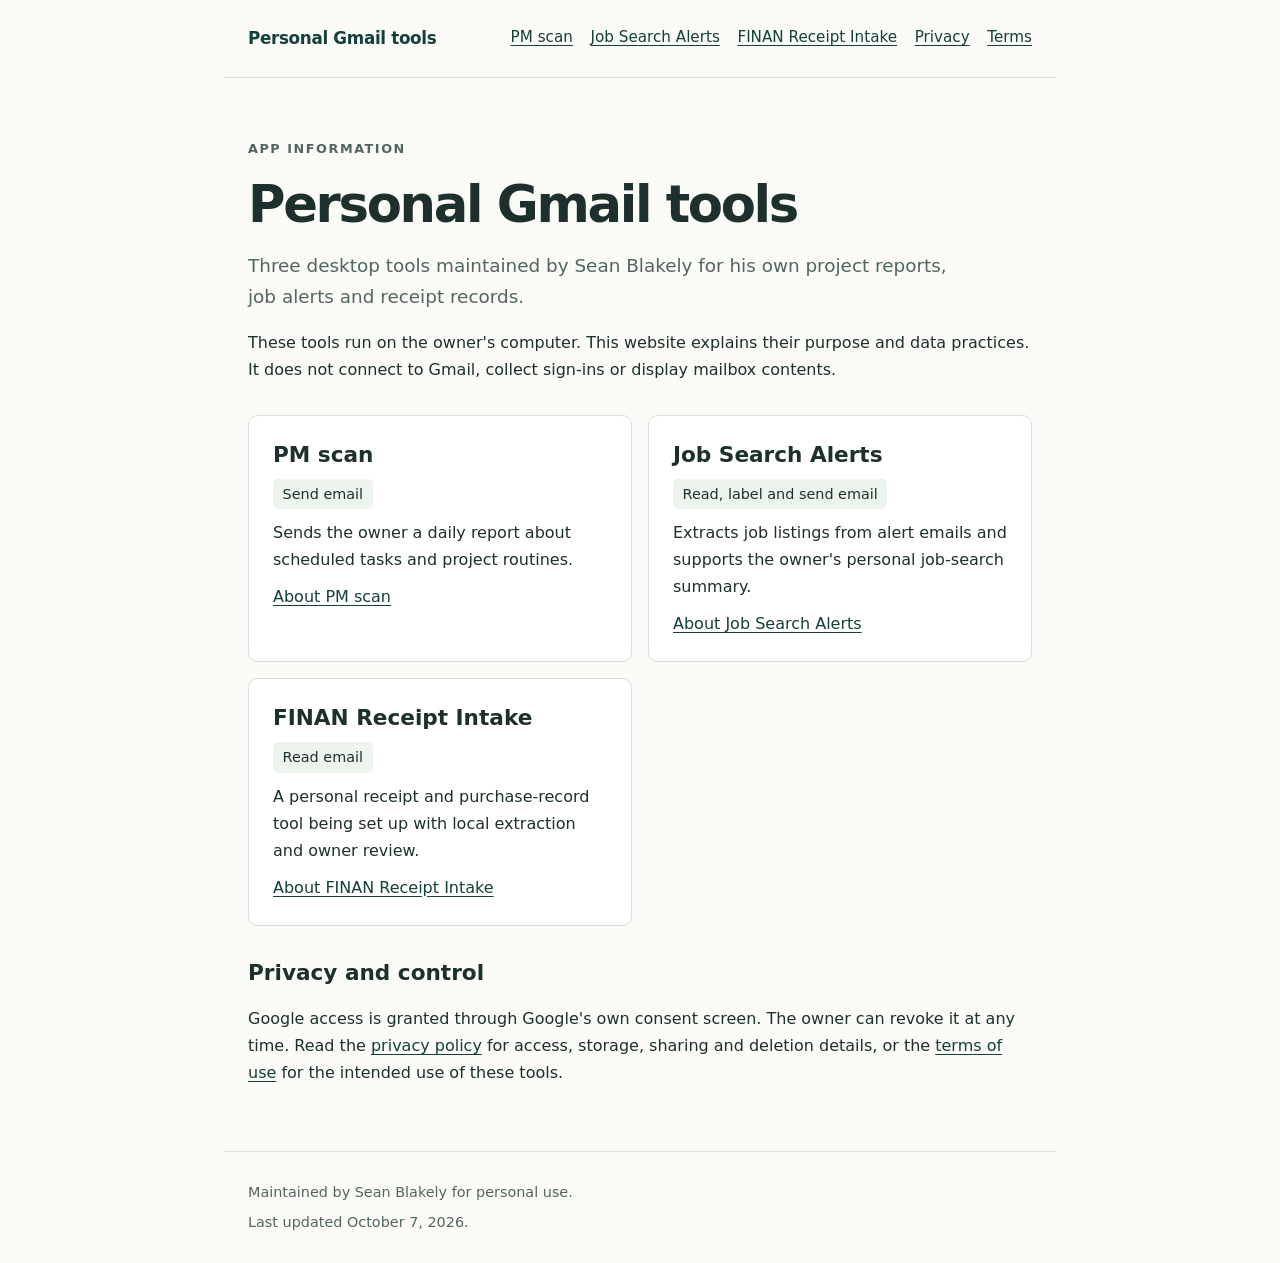
<file: index.html>
<!doctype html>
<html lang="en"><head><meta charset="utf-8"><meta name="viewport" content="width=device-width,initial-scale=1"><meta name="robots" content="noindex"><meta name="description" content="Information and privacy practices for Sean Blakely's personal Gmail tools."><title>Overview | Personal Gmail tools</title><link rel="icon" type="image/svg+xml" href="data:image/svg+xml,%3Csvg%20xmlns%3D%22http%3A//www.w3.org/2000/svg%22%20viewBox%3D%220%200%2032%2032%22%3E%3Crect%20width%3D%2232%22%20height%3D%2232%22%20rx%3D%228%22%20fill%3D%22%23153f3a%22/%3E%3Cpath%20d%3D%22M8%2011h16v12H8zM8%2011l8%207%208-7%22%20fill%3D%22none%22%20stroke%3D%22%23e9f2ed%22%20stroke-width%3D%222%22/%3E%3C/svg%3E"><link rel="stylesheet" href="./style.css"></head>
<body><a class="skip" href="#main">Skip to content</a><header><a class="brand" href="./">Personal Gmail tools</a><nav aria-label="Main navigation"><a href="./pm-scan/">PM scan</a><a href="./job-search-alerts/">Job Search Alerts</a><a href="./finan-receipts/">FINAN Receipt Intake</a><a href="./privacy/">Privacy</a><a href="./terms/">Terms</a></nav></header>
<main id="main"><p class="eyebrow">App information</p><h1>Personal Gmail tools</h1><p class="intro">Three desktop tools maintained by Sean Blakely for his own project reports, job alerts and receipt records.</p><p>These tools run on the owner's computer. This website explains their purpose and data practices. It does not connect to Gmail, collect sign-ins or display mailbox contents.</p>
<div class="apps"><section class="app"><h2>PM scan</h2><span class="scope">Send email</span><p>Sends the owner a daily report about scheduled tasks and project routines.</p><a href="pm-scan/">About PM scan</a></section><section class="app"><h2>Job Search Alerts</h2><span class="scope">Read, label and send email</span><p>Extracts job listings from alert emails and supports the owner's personal job-search summary.</p><a href="job-search-alerts/">About Job Search Alerts</a></section><section class="app"><h2>FINAN Receipt Intake</h2><span class="scope">Read email</span><p>A personal receipt and purchase-record tool being set up with local extraction and owner review.</p><a href="finan-receipts/">About FINAN Receipt Intake</a></section></div>
<h2>Privacy and control</h2><p>Google access is granted through Google's own consent screen. The owner can revoke it at any time. Read the <a href="privacy/">privacy policy</a> for access, storage, sharing and deletion details, or the <a href="terms/">terms of use</a> for the intended use of these tools.</p></main><footer><p>Maintained by Sean Blakely for personal use.</p><p>Last updated October 7, 2026.</p></footer></body></html>
</file>
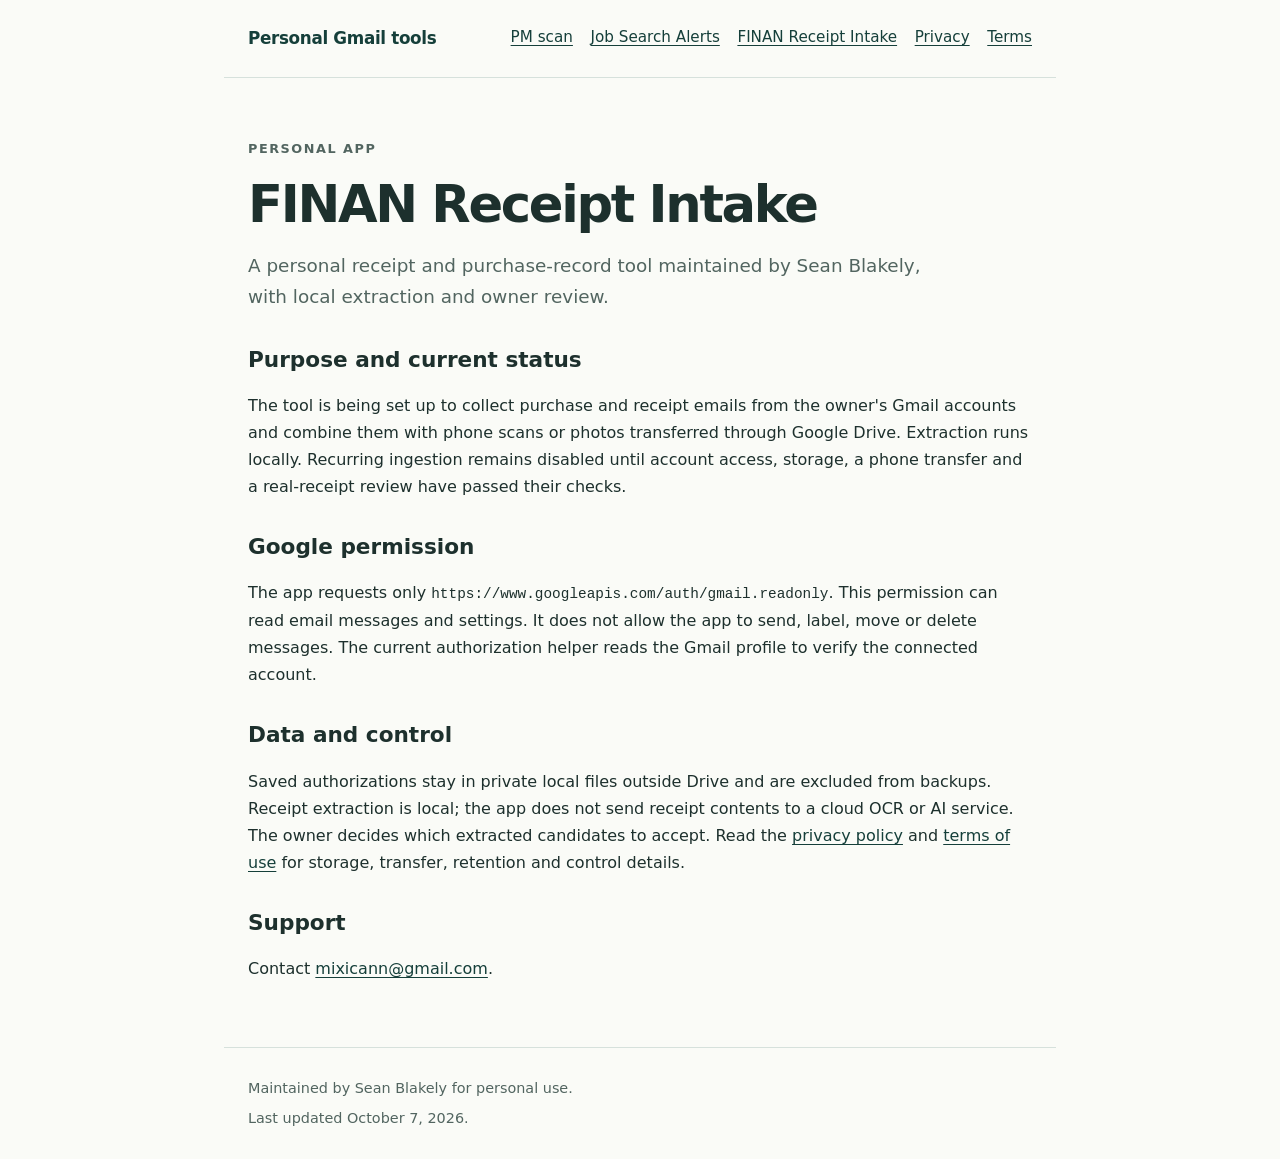
<file: finan-receipts/index.html>
<!doctype html>
<html lang="en"><head><meta charset="utf-8"><meta name="viewport" content="width=device-width,initial-scale=1"><meta name="robots" content="noindex"><meta name="description" content="Information and privacy practices for Sean Blakely's personal Gmail tools."><title>FINAN Receipt Intake | Personal Gmail tools</title><link rel="icon" type="image/svg+xml" href="data:image/svg+xml,%3Csvg%20xmlns%3D%22http%3A//www.w3.org/2000/svg%22%20viewBox%3D%220%200%2032%2032%22%3E%3Crect%20width%3D%2232%22%20height%3D%2232%22%20rx%3D%228%22%20fill%3D%22%23153f3a%22/%3E%3Cpath%20d%3D%22M8%2011h16v12H8zM8%2011l8%207%208-7%22%20fill%3D%22none%22%20stroke%3D%22%23e9f2ed%22%20stroke-width%3D%222%22/%3E%3C/svg%3E"><link rel="stylesheet" href="../style.css"></head>
<body><a class="skip" href="#main">Skip to content</a><header><a class="brand" href="../">Personal Gmail tools</a><nav aria-label="Main navigation"><a href="../pm-scan/">PM scan</a><a href="../job-search-alerts/">Job Search Alerts</a><a href="../finan-receipts/">FINAN Receipt Intake</a><a href="../privacy/">Privacy</a><a href="../terms/">Terms</a></nav></header>
<main id="main"><p class="eyebrow">Personal app</p><h1>FINAN Receipt Intake</h1><p class="intro">A personal receipt and purchase-record tool maintained by Sean Blakely, with local extraction and owner review.</p><h2>Purpose and current status</h2><p>The tool is being set up to collect purchase and receipt emails from the owner's Gmail accounts and combine them with phone scans or photos transferred through Google Drive. Extraction runs locally. Recurring ingestion remains disabled until account access, storage, a phone transfer and a real-receipt review have passed their checks.</p><h2>Google permission</h2><p>The app requests only <code>https://www.googleapis.com/auth/gmail.readonly</code>. This permission can read email messages and settings. It does not allow the app to send, label, move or delete messages. The current authorization helper reads the Gmail profile to verify the connected account.</p><h2>Data and control</h2><p>Saved authorizations stay in private local files outside Drive and are excluded from backups. Receipt extraction is local; the app does not send receipt contents to a cloud OCR or AI service. The owner decides which extracted candidates to accept. Read the <a href="../privacy/">privacy policy</a> and <a href="../terms/">terms of use</a> for storage, transfer, retention and control details.</p><h2>Support</h2><p>Contact <a href="mailto:mixicann@gmail.com">mixicann@gmail.com</a>.</p></main><footer><p>Maintained by Sean Blakely for personal use.</p><p>Last updated October 7, 2026.</p></footer></body></html>
</file>
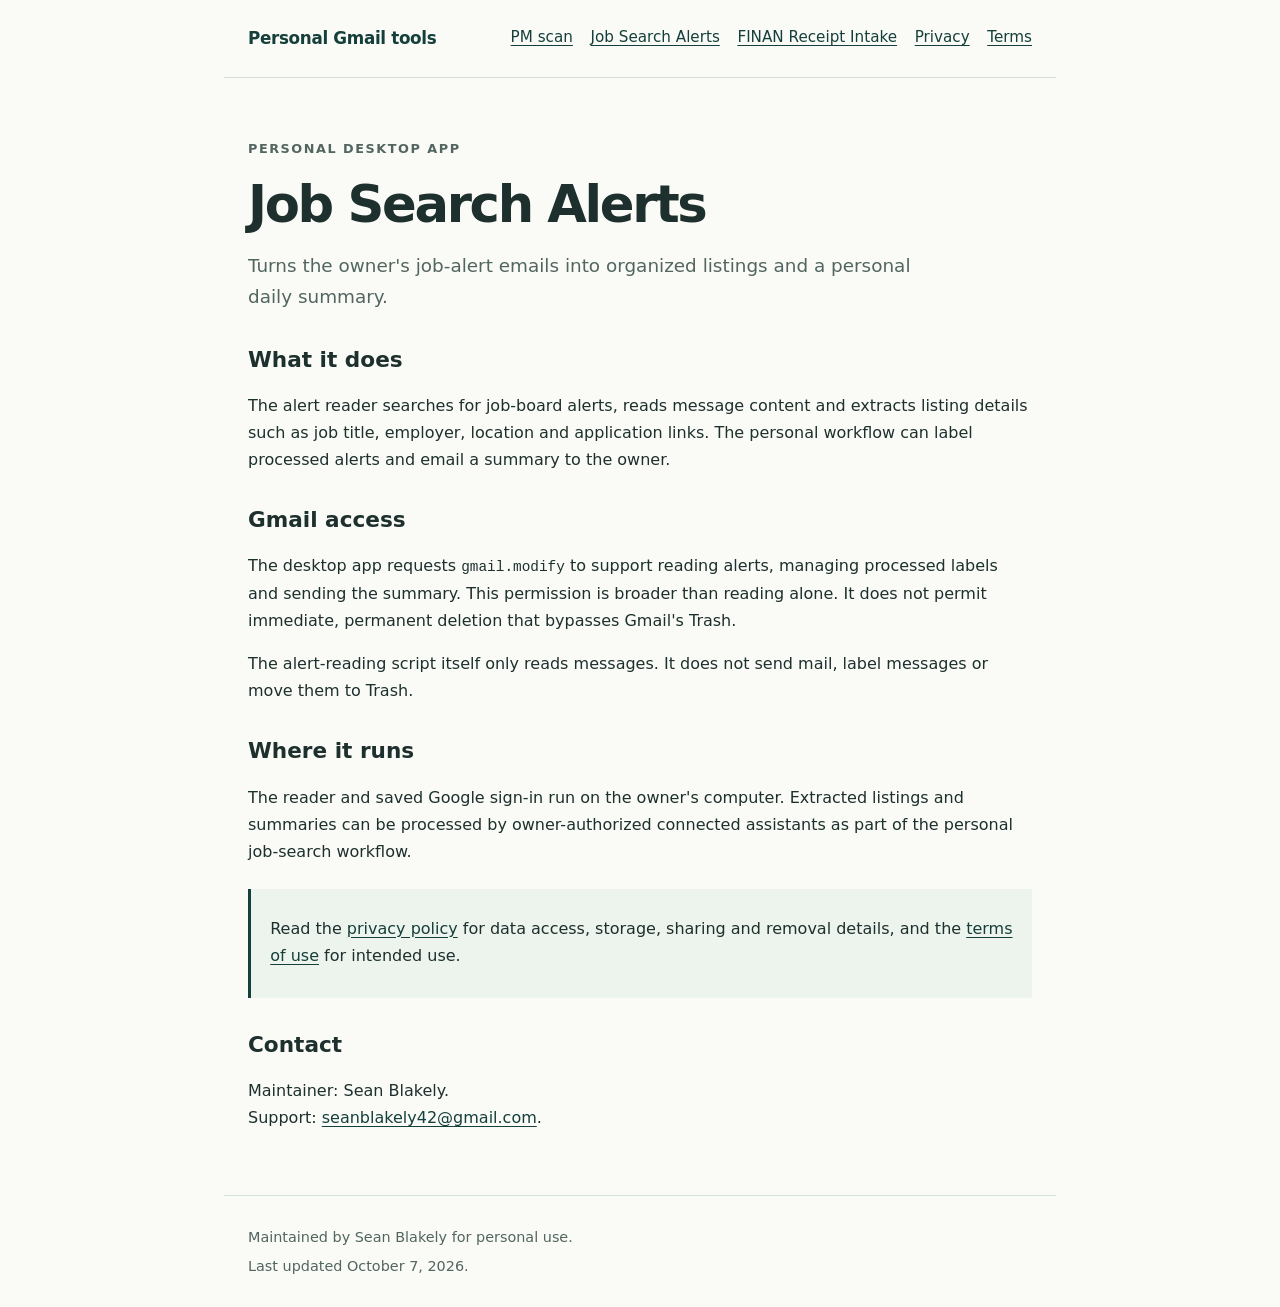
<file: job-search-alerts/index.html>
<!doctype html>
<html lang="en"><head><meta charset="utf-8"><meta name="viewport" content="width=device-width,initial-scale=1"><meta name="robots" content="noindex"><meta name="description" content="Information and privacy practices for Sean Blakely's personal Gmail tools."><title>Job Search Alerts | Personal Gmail tools</title><link rel="icon" type="image/svg+xml" href="data:image/svg+xml,%3Csvg%20xmlns%3D%22http%3A//www.w3.org/2000/svg%22%20viewBox%3D%220%200%2032%2032%22%3E%3Crect%20width%3D%2232%22%20height%3D%2232%22%20rx%3D%228%22%20fill%3D%22%23153f3a%22/%3E%3Cpath%20d%3D%22M8%2011h16v12H8zM8%2011l8%207%208-7%22%20fill%3D%22none%22%20stroke%3D%22%23e9f2ed%22%20stroke-width%3D%222%22/%3E%3C/svg%3E"><link rel="stylesheet" href="../style.css"></head>
<body><a class="skip" href="#main">Skip to content</a><header><a class="brand" href="../">Personal Gmail tools</a><nav aria-label="Main navigation"><a href="../pm-scan/">PM scan</a><a href="../job-search-alerts/">Job Search Alerts</a><a href="../finan-receipts/">FINAN Receipt Intake</a><a href="../privacy/">Privacy</a><a href="../terms/">Terms</a></nav></header>
<main id="main"><p class="eyebrow">Personal desktop app</p><h1>Job Search Alerts</h1><p class="intro">Turns the owner's job-alert emails into organized listings and a personal daily summary.</p><h2>What it does</h2><p>The alert reader searches for job-board alerts, reads message content and extracts listing details such as job title, employer, location and application links. The personal workflow can label processed alerts and email a summary to the owner.</p><h2>Gmail access</h2><p>The desktop app requests <code>gmail.modify</code> to support reading alerts, managing processed labels and sending the summary. This permission is broader than reading alone. It does not permit immediate, permanent deletion that bypasses Gmail's Trash.</p><p>The alert-reading script itself only reads messages. It does not send mail, label messages or move them to Trash.</p><h2>Where it runs</h2><p>The reader and saved Google sign-in run on the owner's computer. Extracted listings and summaries can be processed by owner-authorized connected assistants as part of the personal job-search workflow.</p><div class="note"><p>Read the <a href="../privacy/">privacy policy</a> for data access, storage, sharing and removal details, and the <a href="../terms/">terms of use</a> for intended use.</p></div><h2>Contact</h2><p>Maintainer: Sean Blakely.<br>Support: <a href="mailto:seanblakely42@gmail.com">seanblakely42@gmail.com</a>.</p></main><footer><p>Maintained by Sean Blakely for personal use.</p><p>Last updated October 7, 2026.</p></footer></body></html>
</file>
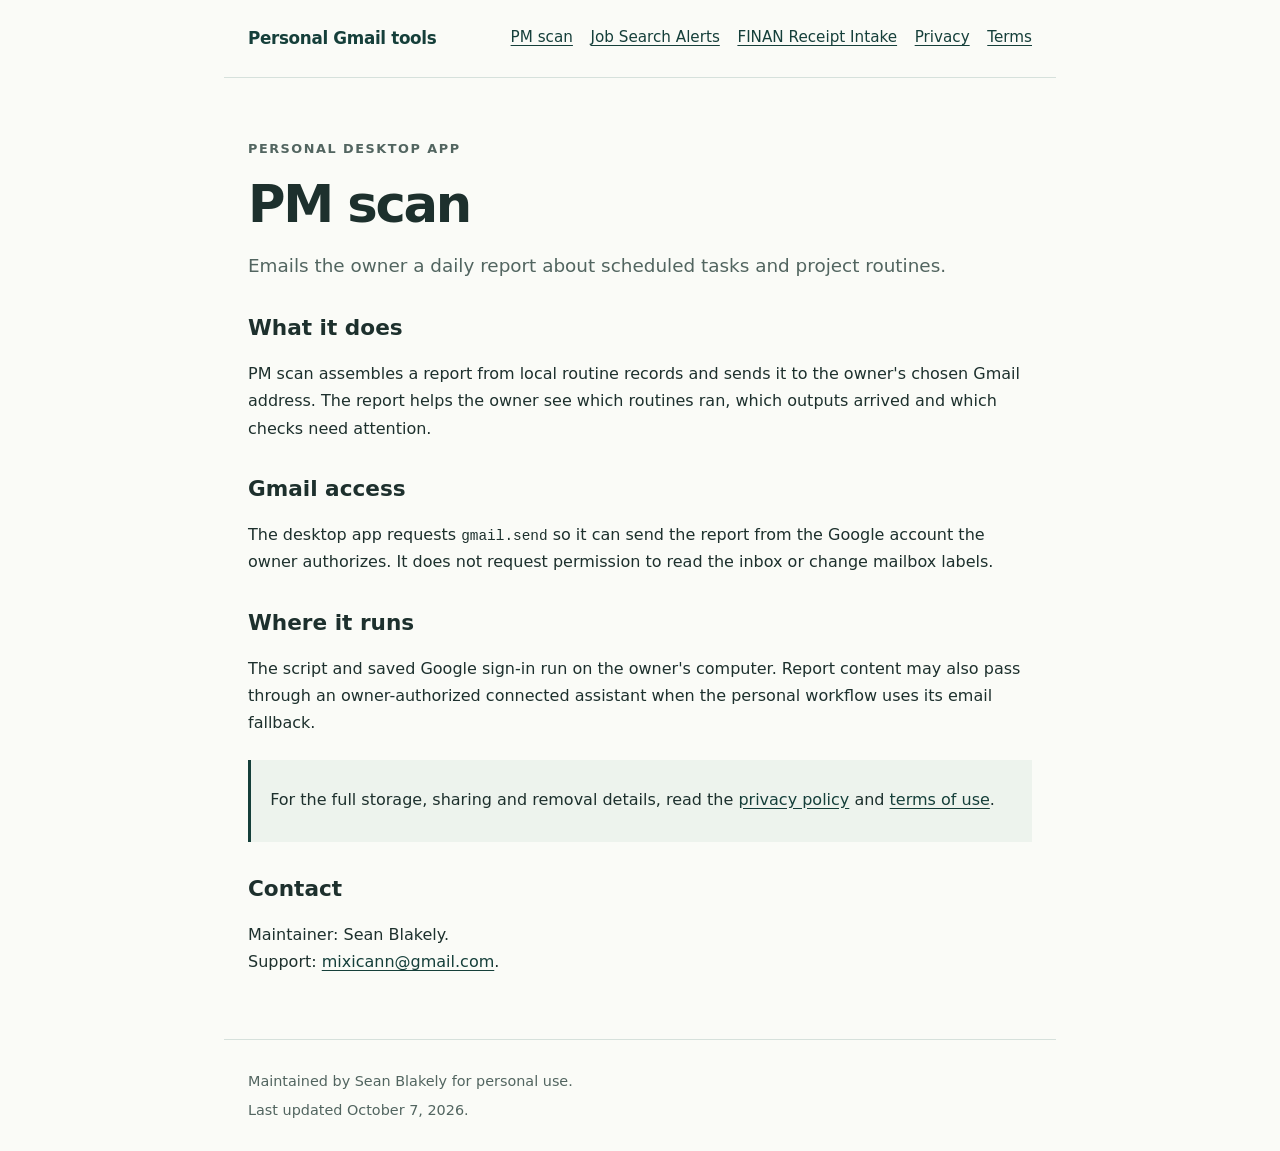
<file: pm-scan/index.html>
<!doctype html>
<html lang="en"><head><meta charset="utf-8"><meta name="viewport" content="width=device-width,initial-scale=1"><meta name="robots" content="noindex"><meta name="description" content="Information and privacy practices for Sean Blakely's personal Gmail tools."><title>PM scan | Personal Gmail tools</title><link rel="icon" type="image/svg+xml" href="data:image/svg+xml,%3Csvg%20xmlns%3D%22http%3A//www.w3.org/2000/svg%22%20viewBox%3D%220%200%2032%2032%22%3E%3Crect%20width%3D%2232%22%20height%3D%2232%22%20rx%3D%228%22%20fill%3D%22%23153f3a%22/%3E%3Cpath%20d%3D%22M8%2011h16v12H8zM8%2011l8%207%208-7%22%20fill%3D%22none%22%20stroke%3D%22%23e9f2ed%22%20stroke-width%3D%222%22/%3E%3C/svg%3E"><link rel="stylesheet" href="../style.css"></head>
<body><a class="skip" href="#main">Skip to content</a><header><a class="brand" href="../">Personal Gmail tools</a><nav aria-label="Main navigation"><a href="../pm-scan/">PM scan</a><a href="../job-search-alerts/">Job Search Alerts</a><a href="../finan-receipts/">FINAN Receipt Intake</a><a href="../privacy/">Privacy</a><a href="../terms/">Terms</a></nav></header>
<main id="main"><p class="eyebrow">Personal desktop app</p><h1>PM scan</h1><p class="intro">Emails the owner a daily report about scheduled tasks and project routines.</p><h2>What it does</h2><p>PM scan assembles a report from local routine records and sends it to the owner's chosen Gmail address. The report helps the owner see which routines ran, which outputs arrived and which checks need attention.</p><h2>Gmail access</h2><p>The desktop app requests <code>gmail.send</code> so it can send the report from the Google account the owner authorizes. It does not request permission to read the inbox or change mailbox labels.</p><h2>Where it runs</h2><p>The script and saved Google sign-in run on the owner's computer. Report content may also pass through an owner-authorized connected assistant when the personal workflow uses its email fallback.</p><div class="note"><p>For the full storage, sharing and removal details, read the <a href="../privacy/">privacy policy</a> and <a href="../terms/">terms of use</a>.</p></div><h2>Contact</h2><p>Maintainer: Sean Blakely.<br>Support: <a href="mailto:mixicann@gmail.com">mixicann@gmail.com</a>.</p></main><footer><p>Maintained by Sean Blakely for personal use.</p><p>Last updated October 7, 2026.</p></footer></body></html>
</file>
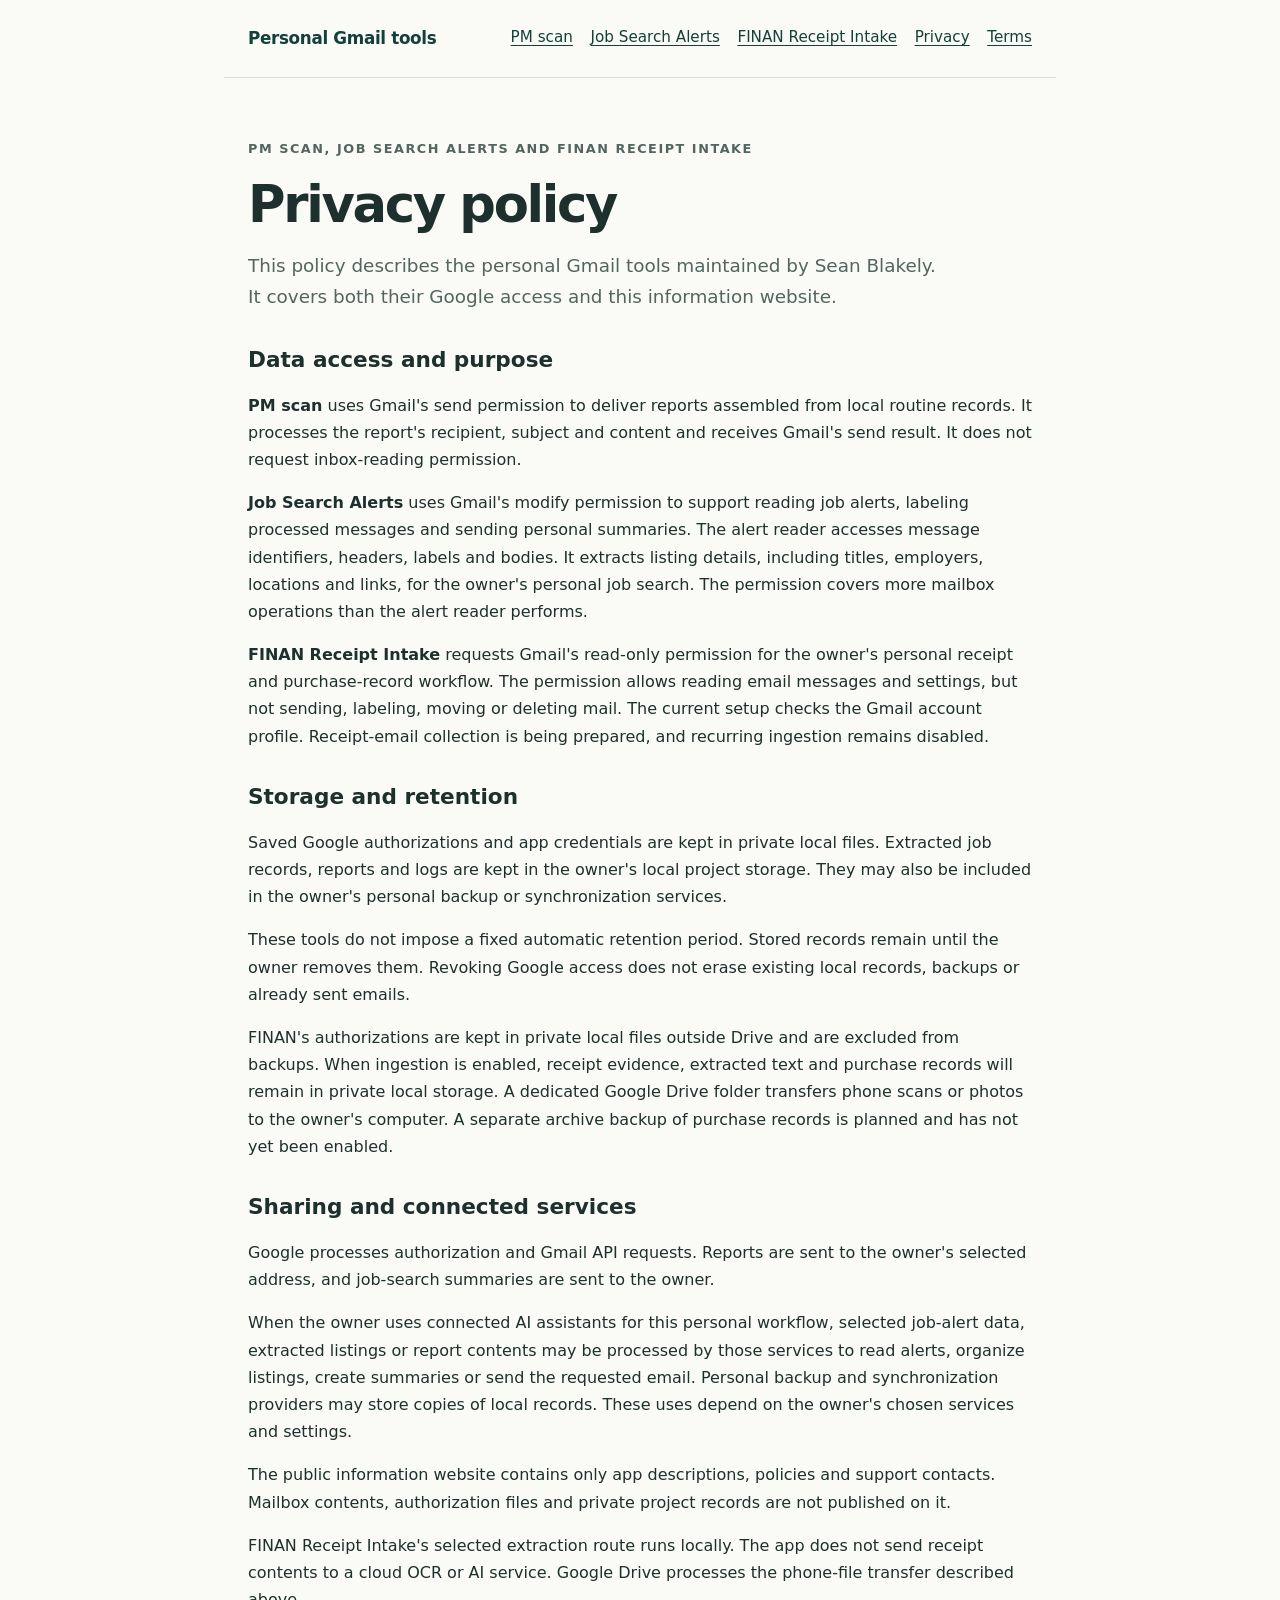
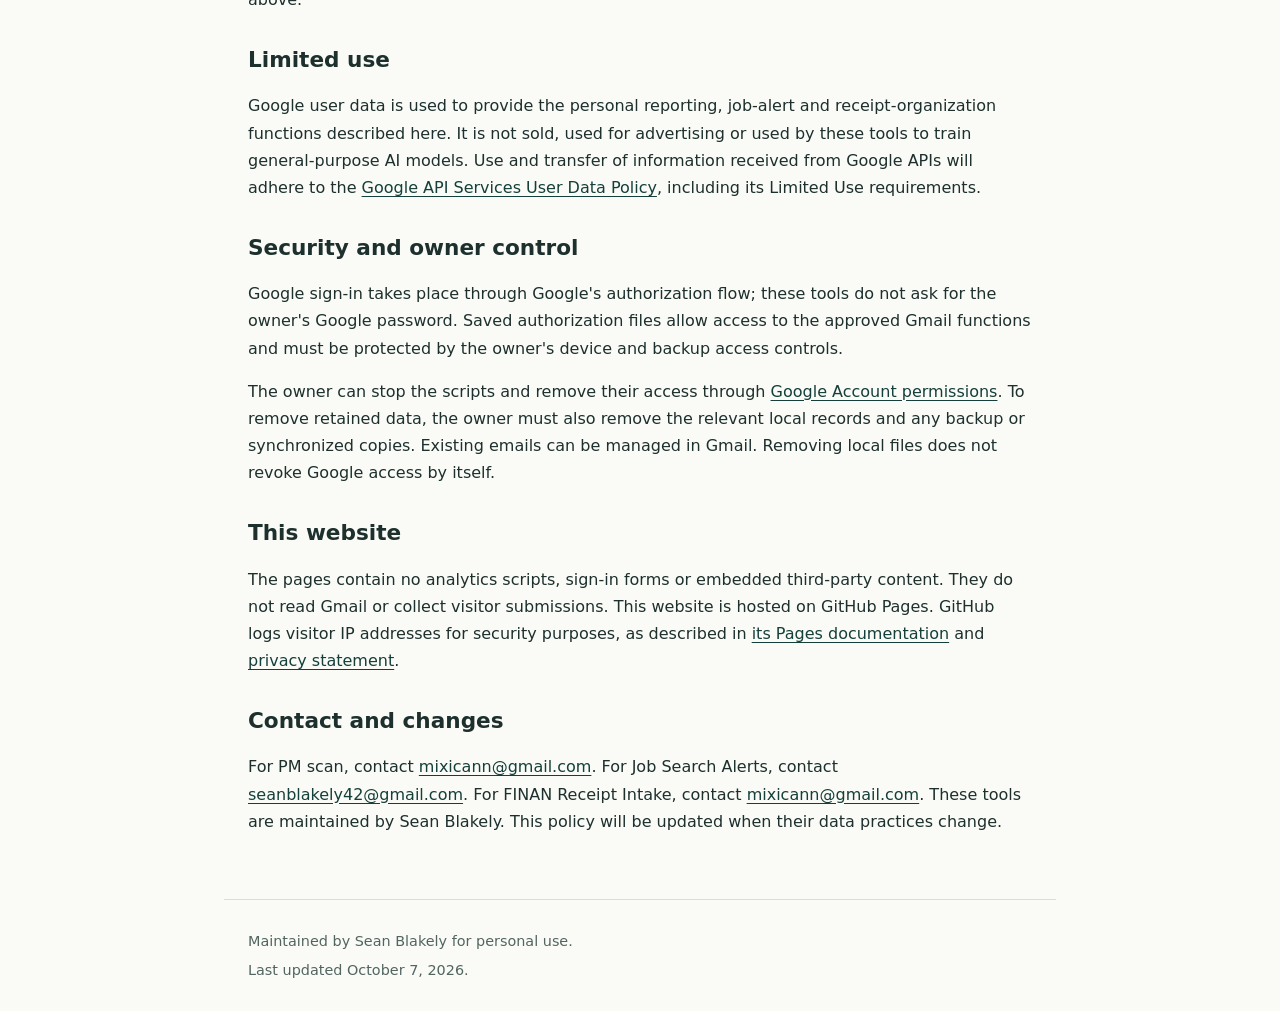
<file: privacy/index.html>
<!doctype html>
<html lang="en"><head><meta charset="utf-8"><meta name="viewport" content="width=device-width,initial-scale=1"><meta name="robots" content="noindex"><meta name="description" content="Information and privacy practices for Sean Blakely's personal Gmail tools."><title>Privacy policy | Personal Gmail tools</title><link rel="icon" type="image/svg+xml" href="data:image/svg+xml,%3Csvg%20xmlns%3D%22http%3A//www.w3.org/2000/svg%22%20viewBox%3D%220%200%2032%2032%22%3E%3Crect%20width%3D%2232%22%20height%3D%2232%22%20rx%3D%228%22%20fill%3D%22%23153f3a%22/%3E%3Cpath%20d%3D%22M8%2011h16v12H8zM8%2011l8%207%208-7%22%20fill%3D%22none%22%20stroke%3D%22%23e9f2ed%22%20stroke-width%3D%222%22/%3E%3C/svg%3E"><link rel="stylesheet" href="../style.css"></head>
<body><a class="skip" href="#main">Skip to content</a><header><a class="brand" href="../">Personal Gmail tools</a><nav aria-label="Main navigation"><a href="../pm-scan/">PM scan</a><a href="../job-search-alerts/">Job Search Alerts</a><a href="../finan-receipts/">FINAN Receipt Intake</a><a href="../privacy/">Privacy</a><a href="../terms/">Terms</a></nav></header>
<main id="main"><p class="eyebrow">PM scan, Job Search Alerts and FINAN Receipt Intake</p><h1>Privacy policy</h1><p class="intro">This policy describes the personal Gmail tools maintained by Sean Blakely. It covers both their Google access and this information website.</p><h2>Data access and purpose</h2><p><strong>PM scan</strong> uses Gmail's send permission to deliver reports assembled from local routine records. It processes the report's recipient, subject and content and receives Gmail's send result. It does not request inbox-reading permission.</p><p><strong>Job Search Alerts</strong> uses Gmail's modify permission to support reading job alerts, labeling processed messages and sending personal summaries. The alert reader accesses message identifiers, headers, labels and bodies. It extracts listing details, including titles, employers, locations and links, for the owner's personal job search. The permission covers more mailbox operations than the alert reader performs.</p><p><strong>FINAN Receipt Intake</strong> requests Gmail's read-only permission for the owner's personal receipt and purchase-record workflow. The permission allows reading email messages and settings, but not sending, labeling, moving or deleting mail. The current setup checks the Gmail account profile. Receipt-email collection is being prepared, and recurring ingestion remains disabled.</p><h2>Storage and retention</h2><p>Saved Google authorizations and app credentials are kept in private local files. Extracted job records, reports and logs are kept in the owner's local project storage. They may also be included in the owner's personal backup or synchronization services.</p><p>These tools do not impose a fixed automatic retention period. Stored records remain until the owner removes them. Revoking Google access does not erase existing local records, backups or already sent emails.</p><p>FINAN's authorizations are kept in private local files outside Drive and are excluded from backups. When ingestion is enabled, receipt evidence, extracted text and purchase records will remain in private local storage. A dedicated Google Drive folder transfers phone scans or photos to the owner's computer. A separate archive backup of purchase records is planned and has not yet been enabled.</p><h2>Sharing and connected services</h2><p>Google processes authorization and Gmail API requests. Reports are sent to the owner's selected address, and job-search summaries are sent to the owner.</p><p>When the owner uses connected AI assistants for this personal workflow, selected job-alert data, extracted listings or report contents may be processed by those services to read alerts, organize listings, create summaries or send the requested email. Personal backup and synchronization providers may store copies of local records. These uses depend on the owner's chosen services and settings.</p><p>The public information website contains only app descriptions, policies and support contacts. Mailbox contents, authorization files and private project records are not published on it.</p><p>FINAN Receipt Intake's selected extraction route runs locally. The app does not send receipt contents to a cloud OCR or AI service. Google Drive processes the phone-file transfer described above.</p><h2>Limited use</h2><p>Google user data is used to provide the personal reporting, job-alert and receipt-organization functions described here. It is not sold, used for advertising or used by these tools to train general-purpose AI models. Use and transfer of information received from Google APIs will adhere to the <a href="https://developers.google.com/terms/api-services-user-data-policy">Google API Services User Data Policy</a>, including its Limited Use requirements.</p><h2>Security and owner control</h2><p>Google sign-in takes place through Google's authorization flow; these tools do not ask for the owner's Google password. Saved authorization files allow access to the approved Gmail functions and must be protected by the owner's device and backup access controls.</p><p>The owner can stop the scripts and remove their access through <a href="https://myaccount.google.com/permissions">Google Account permissions</a>. To remove retained data, the owner must also remove the relevant local records and any backup or synchronized copies. Existing emails can be managed in Gmail. Removing local files does not revoke Google access by itself.</p><h2>This website</h2><p>The pages contain no analytics scripts, sign-in forms or embedded third-party content. They do not read Gmail or collect visitor submissions. This website is hosted on GitHub Pages. GitHub logs visitor IP addresses for security purposes, as described in <a href="https://docs.github.com/en/pages/getting-started-with-github-pages/what-is-github-pages#data-collection">its Pages documentation</a> and <a href="https://docs.github.com/en/site-policy/privacy-policies/github-privacy-statement">privacy statement</a>.</p><h2>Contact and changes</h2><p>For PM scan, contact <a href="mailto:mixicann@gmail.com">mixicann@gmail.com</a>. For Job Search Alerts, contact <a href="mailto:seanblakely42@gmail.com">seanblakely42@gmail.com</a>. For FINAN Receipt Intake, contact <a href="mailto:mixicann@gmail.com">mixicann@gmail.com</a>. These tools are maintained by Sean Blakely. This policy will be updated when their data practices change.</p></main><footer><p>Maintained by Sean Blakely for personal use.</p><p>Last updated October 7, 2026.</p></footer></body></html>
</file>
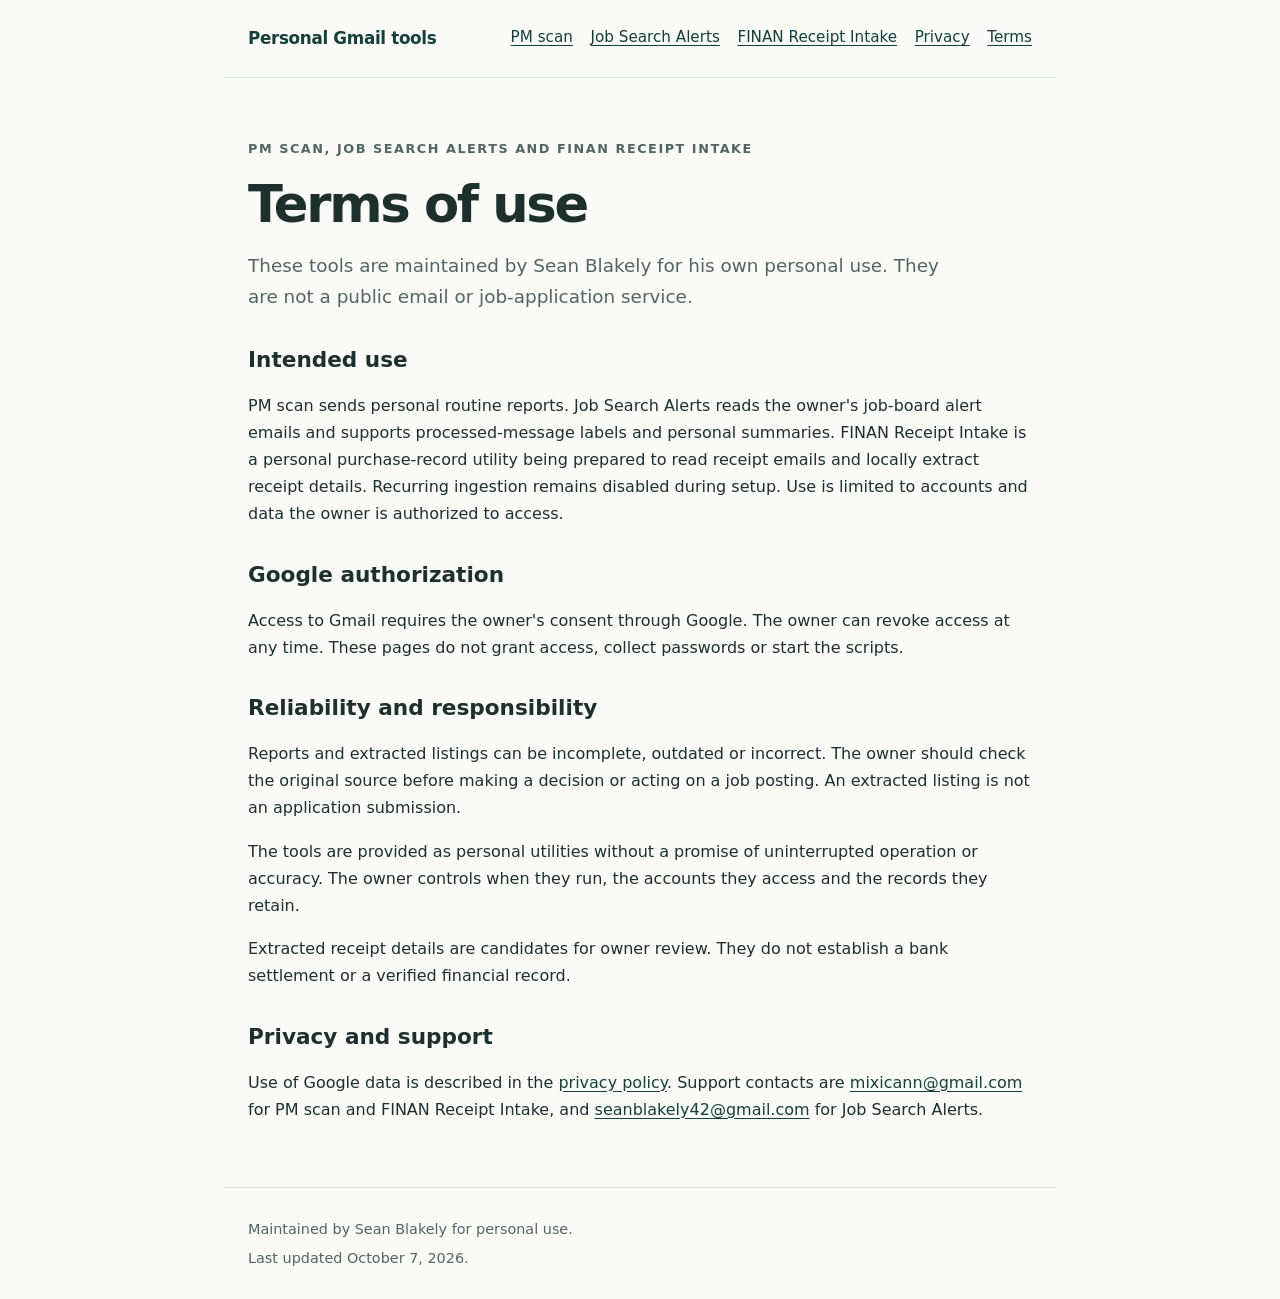
<file: terms/index.html>
<!doctype html>
<html lang="en"><head><meta charset="utf-8"><meta name="viewport" content="width=device-width,initial-scale=1"><meta name="robots" content="noindex"><meta name="description" content="Information and privacy practices for Sean Blakely's personal Gmail tools."><title>Terms of use | Personal Gmail tools</title><link rel="icon" type="image/svg+xml" href="data:image/svg+xml,%3Csvg%20xmlns%3D%22http%3A//www.w3.org/2000/svg%22%20viewBox%3D%220%200%2032%2032%22%3E%3Crect%20width%3D%2232%22%20height%3D%2232%22%20rx%3D%228%22%20fill%3D%22%23153f3a%22/%3E%3Cpath%20d%3D%22M8%2011h16v12H8zM8%2011l8%207%208-7%22%20fill%3D%22none%22%20stroke%3D%22%23e9f2ed%22%20stroke-width%3D%222%22/%3E%3C/svg%3E"><link rel="stylesheet" href="../style.css"></head>
<body><a class="skip" href="#main">Skip to content</a><header><a class="brand" href="../">Personal Gmail tools</a><nav aria-label="Main navigation"><a href="../pm-scan/">PM scan</a><a href="../job-search-alerts/">Job Search Alerts</a><a href="../finan-receipts/">FINAN Receipt Intake</a><a href="../privacy/">Privacy</a><a href="../terms/">Terms</a></nav></header>
<main id="main"><p class="eyebrow">PM scan, Job Search Alerts and FINAN Receipt Intake</p><h1>Terms of use</h1><p class="intro">These tools are maintained by Sean Blakely for his own personal use. They are not a public email or job-application service.</p><h2>Intended use</h2><p>PM scan sends personal routine reports. Job Search Alerts reads the owner's job-board alert emails and supports processed-message labels and personal summaries. FINAN Receipt Intake is a personal purchase-record utility being prepared to read receipt emails and locally extract receipt details. Recurring ingestion remains disabled during setup. Use is limited to accounts and data the owner is authorized to access.</p><h2>Google authorization</h2><p>Access to Gmail requires the owner's consent through Google. The owner can revoke access at any time. These pages do not grant access, collect passwords or start the scripts.</p><h2>Reliability and responsibility</h2><p>Reports and extracted listings can be incomplete, outdated or incorrect. The owner should check the original source before making a decision or acting on a job posting. An extracted listing is not an application submission.</p><p>The tools are provided as personal utilities without a promise of uninterrupted operation or accuracy. The owner controls when they run, the accounts they access and the records they retain.</p><p>Extracted receipt details are candidates for owner review. They do not establish a bank settlement or a verified financial record.</p><h2>Privacy and support</h2><p>Use of Google data is described in the <a href="../privacy/">privacy policy</a>. Support contacts are <a href="mailto:mixicann@gmail.com">mixicann@gmail.com</a> for PM scan and FINAN Receipt Intake, and <a href="mailto:seanblakely42@gmail.com">seanblakely42@gmail.com</a> for Job Search Alerts.</p></main><footer><p>Maintained by Sean Blakely for personal use.</p><p>Last updated October 7, 2026.</p></footer></body></html>
</file>
<file: style.css>
:root {color-scheme:light;--ink:#1d302d;--muted:#526560;--paper:#fafbf7;--line:#d6e1dc;--accent:#153f3a;--wash:#edf3ed;}
* {box-sizing:border-box}html {font-size:100%}body {margin:0;background:var(--paper);color:var(--ink);font-family:system-ui,-apple-system,"Segoe UI",sans-serif;font-size:1rem;line-height:1.7}
a {color:var(--accent);text-underline-offset:3px}a:hover {text-decoration-thickness:2px}a:focus-visible {outline:3px solid #b06c23;outline-offset:4px}
.skip {position:absolute;left:-9999px}.skip:focus {left:1rem;top:1rem;background:white;z-index:3;padding:.5rem}
header,main,footer {max-width:52rem;margin:auto;padding:1.5rem}header {display:flex;align-items:center;justify-content:space-between;gap:1rem;border-bottom:1px solid var(--line);flex-wrap:wrap}
.brand {font-weight:750;text-decoration:none;font-size:1.05rem;letter-spacing:-.02em}nav {display:flex;gap:1.1rem;flex-wrap:wrap}nav a {font-size:.95rem}
main {padding-top:3rem;padding-bottom:3rem}h1 {font-size:clamp(2rem,6vw,3.2rem);line-height:1.13;letter-spacing:-.045em;margin:0 0 1rem}h2 {font-size:1.35rem;line-height:1.35;margin-top:2rem}p {margin:.8rem 0 1rem}.intro {font-size:1.15rem;max-width:44rem;color:var(--muted)}.eyebrow {text-transform:uppercase;letter-spacing:.12em;font-size:.8rem;font-weight:650;color:var(--muted)}
.apps {display:grid;grid-template-columns:1fr 1fr;gap:1rem;margin-top:2rem}.app {border:1px solid var(--line);padding:1.5rem;border-radius:.6rem;background:white}.app h2 {margin:0 0 .6rem}.app p {margin:.6rem 0}.scope {display:inline-block;padding:.2rem .6rem;background:var(--wash);border-radius:.3rem;font-size:.9rem}.note {border-left:3px solid var(--accent);padding:.8rem 1.2rem;background:var(--wash);margin:1.5rem 0}li {margin:.5rem 0}code {font-size:.9em;overflow-wrap:anywhere}footer {border-top:1px solid var(--line);font-size:.9rem;color:var(--muted)}footer p {margin:.3rem 0}hr {border:0;border-top:1px solid var(--line);margin:2rem 0}
@media(max-width:600px) {.apps {grid-template-columns:1fr}header,main,footer {padding-left:1.2rem;padding-right:1.2rem}main {padding-top:2rem}nav {gap:.9rem}}
@media(prefers-reduced-motion:reduce) {* {scroll-behavior:auto}}
</file>
